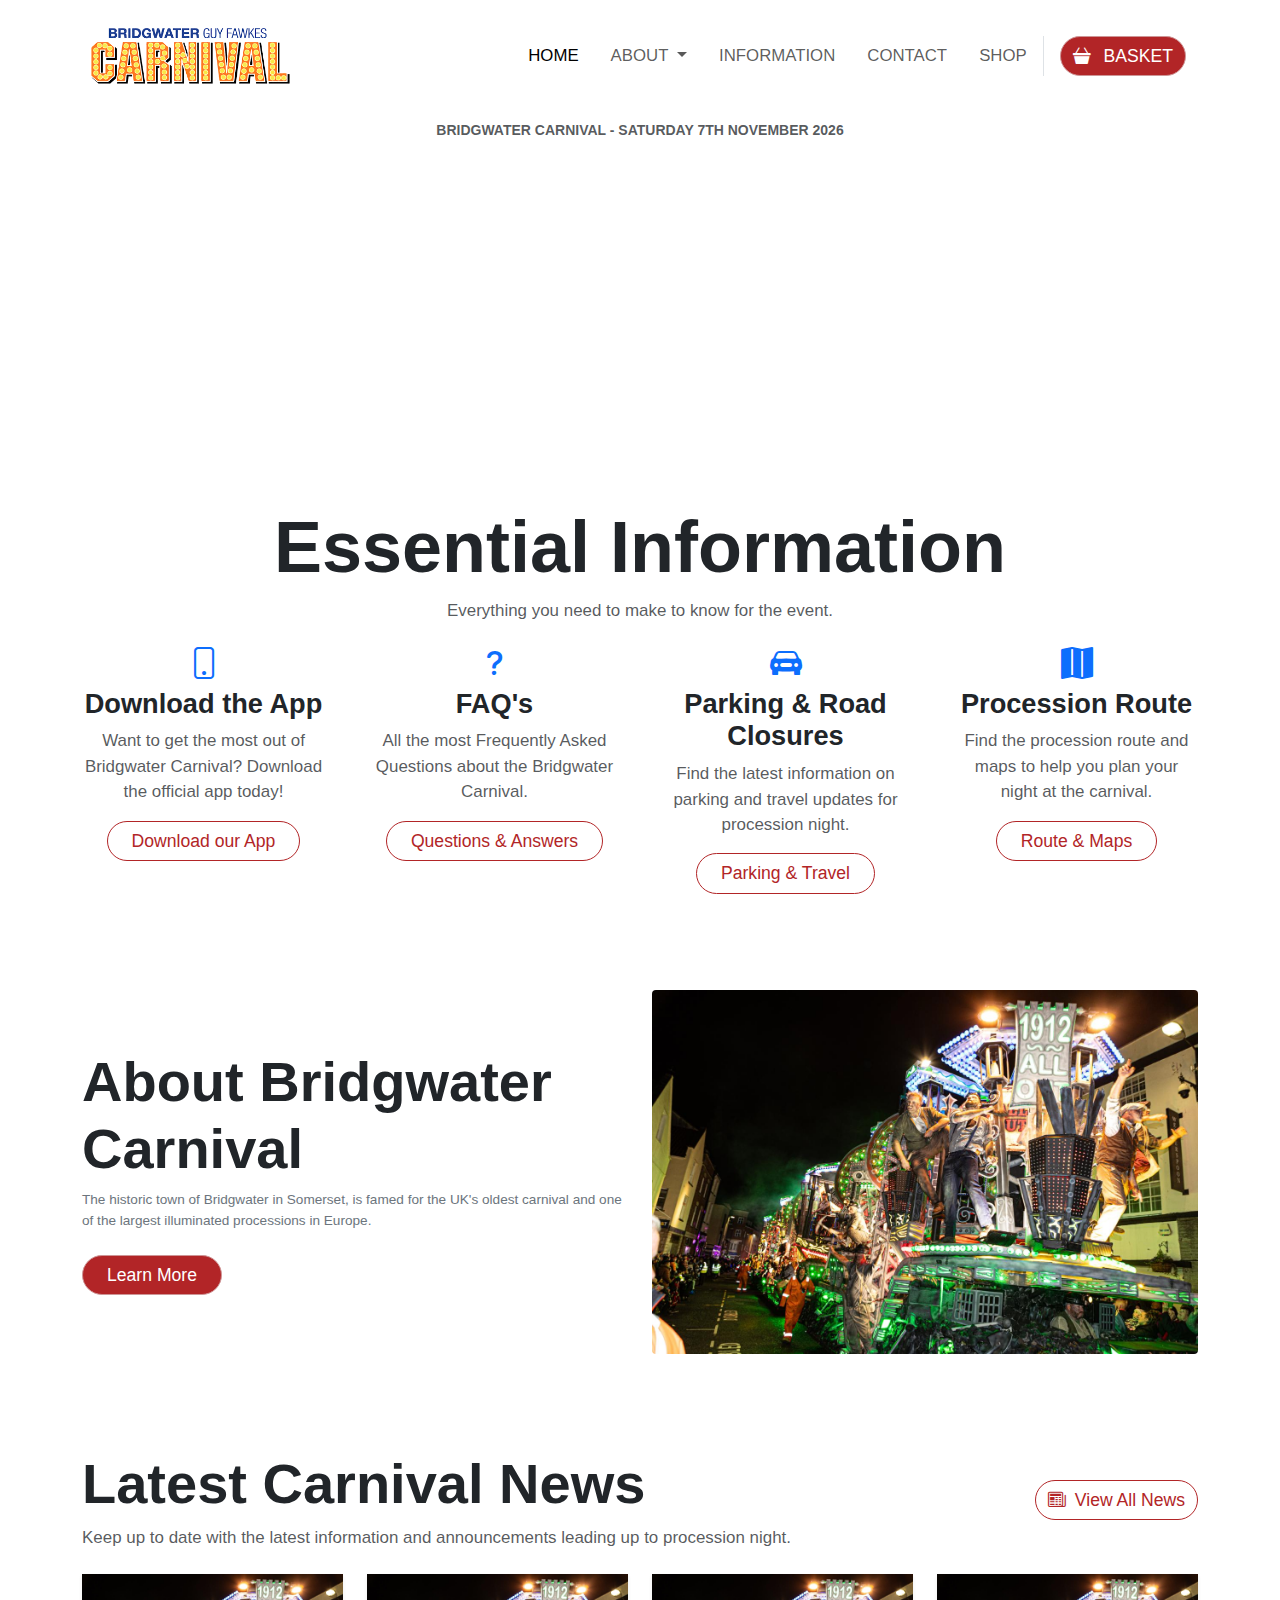
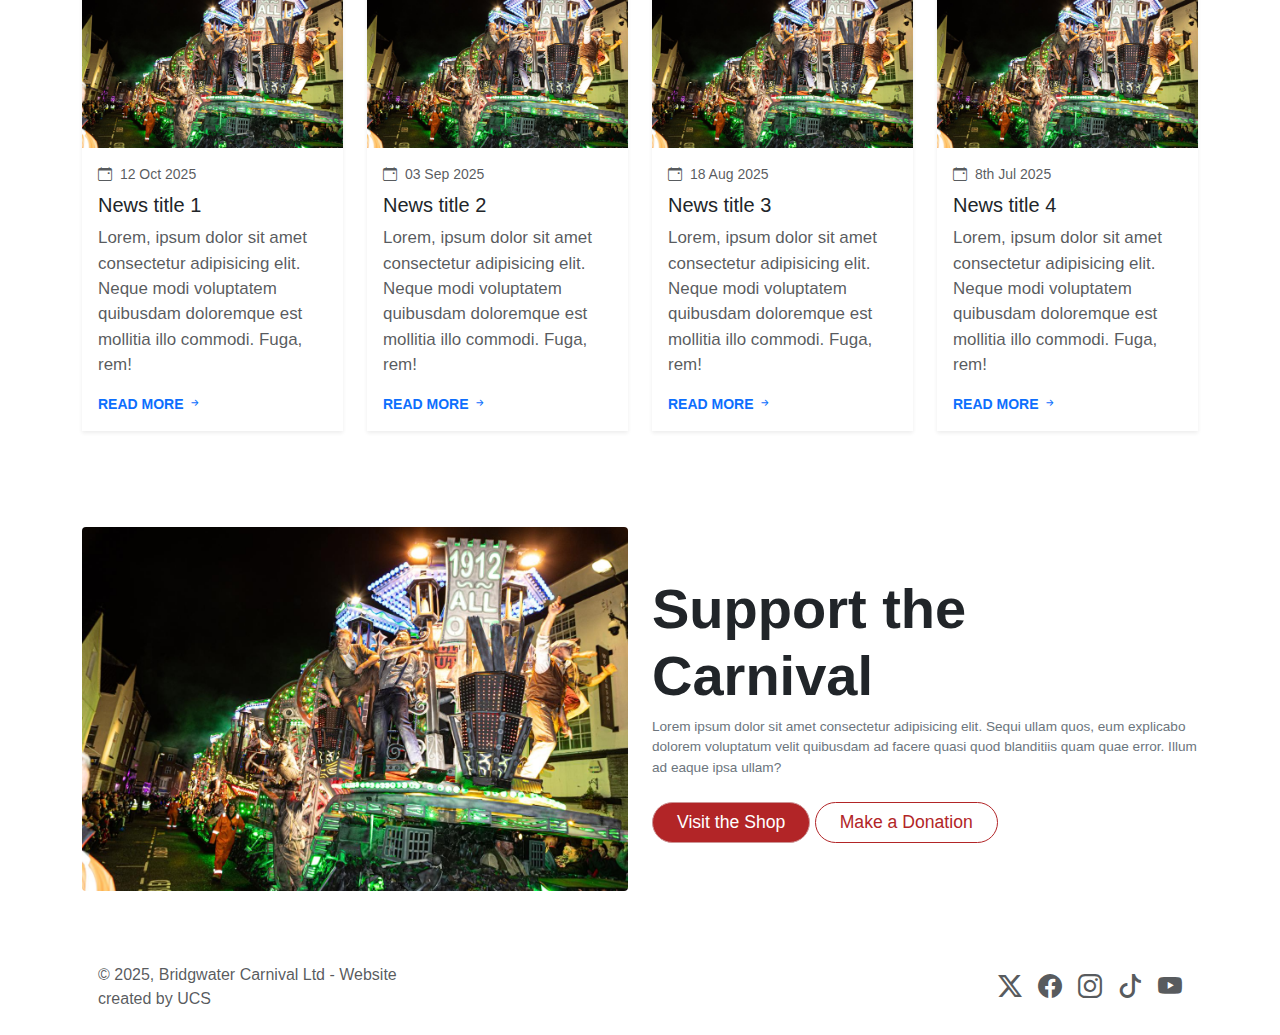
<file: index.html>
<!doctype html>
<html lang="en">

<head>
    <title>Home | Bridgwater Guy Fawkes Carnival</title>
    <!-- Required Bootstrap meta tags -->
    <meta charset="utf-8">
    <meta name="viewport" content="width=device-width, initial-scale=1, shrink-to-fit=no">

    <!-- Bootstrap CSS + Icons -->
    <link href="https://cdn.jsdelivr.net/npm/bootstrap@5.3.3/dist/css/bootstrap.min.css" rel="stylesheet"
        integrity="sha384-QWTKZyjpPEjISv5WaRU9OFeRpok6YctnYmDr5pNlyT2bRjXh0JMhjY6hW+ALEwIH" crossorigin="anonymous">
    <link rel="stylesheet" href="https://cdn.jsdelivr.net/npm/bootstrap-icons@1.11.3/font/bootstrap-icons.min.css">
    <!-- Custom CSS -->
    <link id="theme" href="assets/css/style.css" rel="stylesheet">
</head>

<body data-bs-theme="light">
    <div class="container">
        <!-- Navbar -->
        <nav class="navbar navbar-expand-lg navbar-light py-3">
            <div class="container-fluid px-1">
                <!-- Logo -->
                <a class="navbar-brand" href="index.html">
                    <img src="assets/images/PlaceholderNavLogo.png" alt="Bridgwater Guy Fawkes Carnival" height="70"
                        id="navBarLogo">
                </a>

                <!-- Mobile toggle -->
                <button class="navbar-toggler border-0 rounded-0" type="button" data-bs-toggle="collapse"
                    data-bs-target="#navbarNavAltMarkup" aria-controls="navbarNavAltMarkup" aria-expanded="false"
                    aria-label="Toggle navigation">
                    <span class="navbar-toggler-icon"></span>
                </button>

                <!-- Links -->
                <div class="collapse navbar-collapse justify-content-end" id="navbarNavAltMarkup">
                    <ul class="navbar-nav text-uppercase fw-semibold align-items-lg-center">
                        <li class="nav-item">
                            <a class="nav-link active position-relative mx-2" href="index.html">
                                Home <span class="nav-underline"></span>
                            </a>
                        </li>

                        <li class="nav-item dropdown">
                            <a class="nav-link dropdown-toggle position-relative mx-2" href="about.html" role="button"
                                data-bs-toggle="dropdown" aria-expanded="false">
                                About <span class="nav-underline"></span>
                            </a>
                            <ul class="dropdown-menu rounded-0 border-0">
                                <li><a class="dropdown-item" href="#">Event</a></li>
                                <li><a class="dropdown-item" href="#">Committee</a></li>
                                <li><a class="dropdown-item" href="#">History</a></li>
                            </ul>
                        </li>

                        <li class="nav-item">
                            <a class="nav-link position-relative mx-2" href="information.html">
                                Information <span class="nav-underline"></span>
                            </a>
                        </li>
                        <li class="nav-item">
                            <a class="nav-link position-relative mx-2" href="contact.html">
                                Contact <span class="nav-underline"></span>
                            </a>
                        </li>
                        <li class="nav-item">
                            <a class="nav-link position-relative mx-2" href="shop.html">
                                Shop <span class="nav-underline"></span>
                            </a>
                        </li>
                        <!-- Basket button -->
                        <li class="nav-item border-start ps-2">
                            <a class="btn btn-primary rounded-pill position-relative mx-2" href="basket.html">
                                <i class="bi bi-basket3-fill me-2"></i>
                                Basket
                            </a>
                        </li>
                    </ul>
                </div>
            </div>
        </nav>
    </div>

    <!-- Bar under navbar -->
    <div class="section-background-offwhite text-muted py-2">
        <div class="container">
            <div class="d-flex justify-content-center align-items-center text-center">
                <small class="fw-semibold text-uppercase">
                    Bridgwater Carnival - Saturday 7th November 2026
                </small>
            </div>
        </div>
    </div>


    <!-- Page header section -->
    <header class="section-background-blue text-white ">
        <div class="container py-5">
            <div class="row justify-content-center text-center">
                <div>
                    <h1 class="display-3 fw-semibold text-uppercase mb-3">
                        Bridgwater Guy Fawkes Carnival
                    </h1>
                    <p>
                        The UK's Oldest Carnival and one of the Largest Illuminated Processions in Europe.
                </div>
            </div>
        </div>
    </header>

    <!-- Main content starts here -->

    <!-- Essential info section -->
    <div class="py-5">
        <div class="container text-center">

            <h2 class="display-2 mb-2 fw-semibold text-colour-blue">Essential Information</h2>
            <p class="text-muted mb-3">
                Everything you need to make to know for the event.
            </p>

            <div class="row g-5">

                <!-- Box 1 -->
                <div class="col-12 col-md-6 col-lg-3">
                    <i class="bi bi-phone fs-2 text-primary mb-3"></i>
                    <h4 class="fw-semibold mb-2">Download the App</h4>
                    <p class="text-muted">
                        Want to get the most out of Bridgwater Carnival? Download the official app today!
                    </p>
                    <a href="#" class="btn btn-outline-primary rounded-pill px-4">
                        Download our App
                    </a>
                </div>

                <!-- Box 2 -->
                <div class="col-12 col-md-6 col-lg-3">
                    <i class="bi bi-question-lg fs-2 text-primary mb-3"></i>
                    <h4 class="fw-semibold mb-2">FAQ's</h4>
                    <p class="text-muted">
                        All the most Frequently Asked Questions about the Bridgwater Carnival.
                    </p>
                    <a href="#" class="btn btn-outline-primary rounded-pill px-4">
                        Questions & Answers
                    </a>
                </div>

                <!-- Box 3 -->
                <div class="col-12 col-md-6 col-lg-3">
                    <i class="bi bi-car-front-fill fs-2 text-primary mb-3"></i>
                    <h4 class="fw-semibold mb-2">Parking & Road Closures</h4>
                    <p class="text-muted">
                        Find the latest information on parking and travel updates for procession night.
                    </p>
                    <a href="#" class="btn btn-outline-primary rounded-pill px-4">
                        Parking & Travel
                    </a>
                </div>

                <!-- Box 4 -->
                <div class="col-12 col-md-6 col-lg-3">
                    <i class="bi bi-map-fill fs-2 text-primary mb-3"></i>
                    <h4 class="fw-semibold mb-2">Procession Route</h4>
                    <p class="text-muted">
                        Find the procession route and maps to help you plan your night at the carnival.
                    </p>
                    <a href="#" class="btn btn-outline-primary rounded-pill px-4">
                        Route & Maps
                    </a>
                </div>

            </div>
        </div>
    </div>

    <!-- About carnival section -->
    <div class="py-5 section-background-offwhite">
        <div class="container">
            <div class="row g-4 align-items-center">
                <!-- Text -->
                <div class="col-lg-6">
                    <h2 class="display-4 mb-2 fw-semibold text-colour-blue">About Bridgwater Carnival</h2>
                    <p class="mb-4 text-secondary">
                        The historic town of Bridgwater in Somerset, is famed for the UK's oldest carnival and one of
                        the largest illuminated processions in Europe.</p>
                    <a href="about.html" class="btn btn-primary rounded-pill px-4">
                        Learn More
                    </a>
                </div>

                <!-- Image -->
                <div class="col-lg-6">
                    <img src="assets/images/Ramblers2025.jpg" alt="Image of Bridgwater Carnival"
                        class="img-fluid w-100 rounded-1" style="max-height: 380px; object-fit: cover;">
                </div>
            </div>
        </div>
    </div>

    <!-- News / updates section -->
    <div class="container">
        <div class="py-5" id="news">

            <!-- Heading -->
            <div class="row align-items-center mb-4">
                <div class="col-md-8 text-md-start text-center">
                    <h2 class="display-4 mb-2 fw-semibold text-colour-blue">Latest Carnival News</h2>
                    <p class="text-muted mb-0">
                        Keep up to date with the latest information and announcements leading up to procession
                        night.
                    </p>
                </div>
                <div class="col-md-4 text-md-end text-center mt-3 mt-md-0">
                    <a href="news.html" class="btn btn-outline-primary rounded-pill">
                        <i class="bi bi-newspaper me-1"></i>
                        View All News
                    </a>
                </div>
            </div>


            <!-- News cards -->
            <div class="row g-4">

                <!-- Card 1 -->
                <div class="col-12 col-md-6 col-lg-3">
                    <div class="card h-100 border-0 shadow-sm rounded-0">

                        <img src="assets/images/Ramblers2025.jpg" class="card-img-top rounded-0" alt="Procession route">

                        <div class="card-body d-flex flex-column">
                            <div class="d-flex justify-content-between align-items-center mb-2">
                                <span class="small text-muted">
                                    <i class="bi bi-calendar-event me-1"></i> 12 Oct 2025
                                </span>
                            </div>

                            <h3 class="h5 card-title mb-2">
                                <a href="news-article.html" class="stretched-link text-decoration-none text-body">
                                    News title 1
                                </a>
                            </h3>

                            <p class="text-muted mb-3">
                                Lorem, ipsum dolor sit amet consectetur adipisicing elit. Neque modi voluptatem
                                quibusdam doloremque est mollitia illo commodi. Fuga, rem!
                            </p>

                            <div
                                class="mt-auto small text-uppercase fw-semibold text-primary d-flex align-items-center">
                                Read more
                                <i class="bi bi-arrow-right-short ms-1"></i>
                            </div>

                        </div>
                    </div>
                </div>

                <!-- Card 2 -->
                <div class="col-12 col-md-6 col-lg-3">
                    <div class="card h-100 border-0 shadow-sm rounded-0">

                        <img src="assets/images/Ramblers2025.jpg" class="card-img-top rounded-0" alt="Travel updates">

                        <div class="card-body d-flex flex-column">

                            <div class="d-flex justify-content-between align-items-center mb-2">
                                <span class="small text-muted">
                                    <i class="bi bi-calendar-event me-1"></i> 03 Sep 2025
                                </span>
                            </div>

                            <h3 class="h5 card-title mb-2">
                                <a href="news-article.html" class="stretched-link text-decoration-none text-body">
                                    News title 2
                                </a>
                            </h3>

                            <p class="text-muted mb-3">
                                Lorem, ipsum dolor sit amet consectetur adipisicing elit. Neque modi voluptatem
                                quibusdam doloremque est mollitia illo commodi. Fuga, rem!
                            </p>

                            <div
                                class="mt-auto small text-uppercase fw-semibold text-primary d-flex align-items-center">
                                Read more
                                <i class="bi bi-arrow-right-short ms-1"></i>
                            </div>

                        </div>
                    </div>
                </div>

                <!-- Card 3 -->
                <div class="col-12 col-md-6 col-lg-3">
                    <div class="card h-100 border-0 shadow-sm rounded-0">

                        <img src="assets/images/Ramblers2025.jpg" class="card-img-top rounded-0" alt="Carnival club">

                        <div class="card-body d-flex flex-column">

                            <div class="d-flex justify-content-between align-items-center mb-2">
                                <span class="small text-muted">
                                    <i class="bi bi-calendar-event me-1"></i> 18 Aug 2025
                                </span>
                            </div>

                            <h3 class="h5 card-title mb-2">
                                <a href="news-article.html" class="stretched-link text-decoration-none text-body">
                                    News title 3
                                </a>
                            </h3>

                            <p class="text-muted mb-3">
                                Lorem, ipsum dolor sit amet consectetur adipisicing elit. Neque modi voluptatem
                                quibusdam doloremque est mollitia illo commodi. Fuga, rem!
                            </p>

                            <div
                                class="mt-auto small text-uppercase fw-semibold text-primary d-flex align-items-center">
                                Read more
                                <i class="bi bi-arrow-right-short ms-1"></i>
                            </div>
                        </div>
                    </div>
                </div>

                <!-- Card 4 -->
                <div class="col-12 col-md-6 col-lg-3">
                    <div class="card h-100 border-0 shadow-sm rounded-0">

                        <img src="assets/images/Ramblers2025.jpg" class="card-img-top rounded-0" alt="Carnival club">

                        <div class="card-body d-flex flex-column">

                            <div class="d-flex justify-content-between align-items-center mb-2">
                                <span class="small text-muted">
                                    <i class="bi bi-calendar-event me-1"></i> 8th Jul 2025
                                </span>
                            </div>

                            <h3 class="h5 card-title mb-2">
                                <a href="news-article.html" class="stretched-link text-decoration-none text-body">
                                    News title 4
                                </a>
                            </h3>

                            <p class="text-muted mb-3">
                                Lorem, ipsum dolor sit amet consectetur adipisicing elit. Neque modi voluptatem
                                quibusdam doloremque est mollitia illo commodi. Fuga, rem!
                            </p>

                            <div
                                class="mt-auto small text-uppercase fw-semibold text-primary d-flex align-items-center">
                                Read more
                                <i class="bi bi-arrow-right-short ms-1"></i>
                            </div>
                        </div>
                    </div>
                </div>
            </div>
        </div>
    </div>

    <!-- Online store section -->
    <div class="py-5 section-background-offwhite">
        <div class="container">
            <div class="row g-4 align-items-center">
                <!-- Image -->
                <div class="col-lg-6">
                    <img src="assets/images/Ramblers2025.jpg" alt="Image of Bridgwater Carnival"
                        class="img-fluid w-100 rounded-1" style="max-height: 380px; object-fit: cover;">
                </div>

                <!-- Text -->
                <div class="col-lg-6">
                    <h2 class="display-4 mb-2 fw-semibold text-colour-blue">Support the Carnival</h2>
                    <p class="mb-4 text-secondary">
                        Lorem ipsum dolor sit amet consectetur adipisicing elit. Sequi ullam quos, eum explicabo dolorem
                        voluptatum velit quibusdam ad facere quasi quod blanditiis quam quae error. Illum ad eaque ipsa
                        ullam?
                    </p>
                    <a href="about.html" class="btn btn-primary rounded-pill px-4">
                        Visit the Shop
                    </a>
                    <a href="about.html" class="btn btn-outline-primary rounded-pill px-4">
                        Make a Donation
                    </a>
                </div>
            </div>
        </div>
    </div>

    <!-- Footer -->
    <div class="container">
        <footer class="d-flex flex-wrap justify-content-between align-items-center py-4">
            <div class="col-md-4 d-flex align-items-center px-3">
                <span class="mb-3 mb-md-0 text-body-secondary">© 2025, Bridgwater Carnival Ltd - Website created by
                    UCS</span>
            </div>
            <ul class="nav col-md-4 justify-content-end list-unstyled d-flex px-3">
                <li class="ms-3"><a class="text-body-secondary" href="https://x.com/BCarnival"><i
                            class="bi bi-twitter-x fs-4"></i></a></li>
                <li class="ms-3"><a class="text-body-secondary"
                        href="https://www.facebook.com/BridgwaterGuyFawkesCarnival/"><i
                            class="bi bi-facebook fs-4"></i></a>
                </li>
                <li class="ms-3"><a class="text-body-secondary" href="https://www.instagram.com/bridgwatercarnival/"><i
                            class="bi bi-instagram fs-4"></i></a></li>
                <li class="ms-3"><a class="text-body-secondary" href="https://www.tiktok.com/@bridgwater_carnival"><i
                            class="bi bi-tiktok fs-4"></i></a>
                </li>
                <li class="ms-3"><a class="text-body-secondary" href="https://www.youtube.com/user/BGFCarnival/"><i
                            class="bi bi-youtube fs-4"></i></a>
                </li>
            </ul>
        </footer>
    </div>


    <!-- Bootstrap JavaScript -->
    <script src="https://cdn.jsdelivr.net/npm/bootstrap@5.3.3/dist/js/bootstrap.bundle.min.js"
        integrity="sha384-YvpcrYf0tY3lHB60NNkmXc5s9fDVZLESaAA55NDzOxhy9GkcIdslK1eN7N6jIeHz"
        crossorigin="anonymous"></script>
    <!-- Custom JavaScript -->
    <script src="assets/js/main.js"></script>
</body>

</html>
</file>
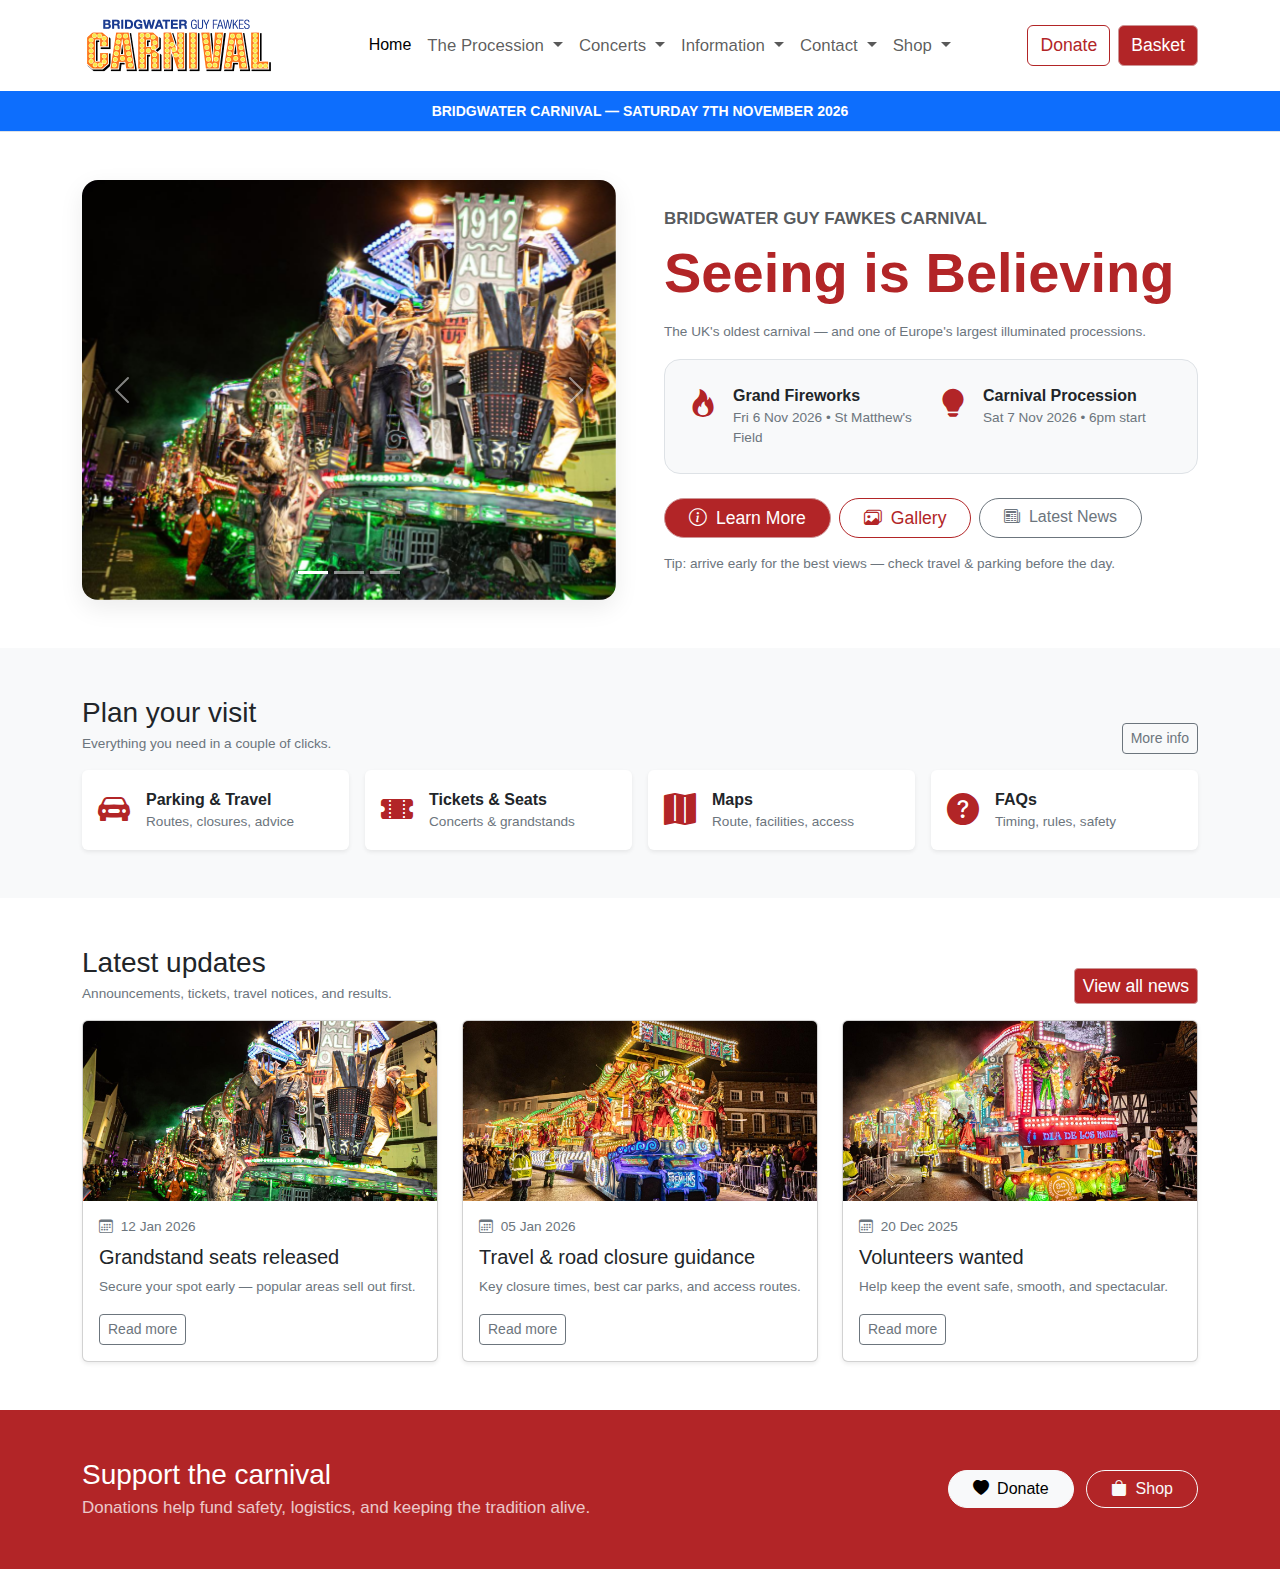
<file: alt-index.html>
<!doctype html>
<html lang="en">

<head>
  <title>Home | Bridgwater Guy Fawkes Carnival</title>
  <meta charset="utf-8">
  <meta name="viewport" content="width=device-width, initial-scale=1, shrink-to-fit=no">

  <!-- Bootstrap CSS + Icons -->
  <link href="https://cdn.jsdelivr.net/npm/bootstrap@5.3.3/dist/css/bootstrap.min.css" rel="stylesheet"
    integrity="sha384-QWTKZyjpPEjISv5WaRU9OFeRpok6YctnYmDr5pNlyT2bRjXh0JMhjY6hW+ALEwIH" crossorigin="anonymous">
  <link rel="stylesheet" href="https://cdn.jsdelivr.net/npm/bootstrap-icons@1.11.3/font/bootstrap-icons.min.css">

  <!-- Minimal Custom CSS (optional) -->
  <style>
    .section-background-blue { background: #0d6efd; } /* or remove if you already have this in style.css */
    .hero-shadow { box-shadow: 0 .5rem 1.5rem rgba(0,0,0,.08); }
    .object-fit-cover { object-fit: cover; }
  </style>

  <!-- Your existing CSS (keep if needed) -->
  <link id="theme" href="assets/css/style.css" rel="stylesheet">
</head>

<body>
  <!-- Navbar -->
  <header class="border-bottom bg-white sticky-top">
    <div class="container">
      <nav class="navbar navbar-expand-lg">
        <div class="container-fluid px-0">
          <a class="navbar-brand" href="index.html">
            <img src="assets/images/PlaceholderNavLogo.png" alt="Bridgwater Guy Fawkes Carnival" height="65"
              id="navBarLogo">
          </a>

          <button class="navbar-toggler border-0" type="button" data-bs-toggle="collapse"
            data-bs-target="#navbarNavAltMarkup" aria-controls="navbarNavAltMarkup" aria-expanded="false"
            aria-label="Toggle navigation">
            <span class="navbar-toggler-icon"></span>
          </button>

          <div class="collapse navbar-collapse" id="navbarNavAltMarkup">
            <div class="navbar-nav mx-auto text-center text-lg-start">

              <a class="nav-link active" aria-current="page" href="index.html">Home</a>

              <div class="nav-item dropdown">
                <a class="nav-link dropdown-toggle" href="carnival-procession.html" role="button"
                  data-bs-toggle="dropdown" aria-expanded="false">
                  The Procession
                </a>
                <ul class="dropdown-menu">
                  <li><a class="dropdown-item" href="#">Procession Information</a></li>
                  <li><a class="dropdown-item" href="#">Procession Programmes</a></li>
                  <li><a class="dropdown-item" href="#">Procession Results</a></li>
                  <li><a class="dropdown-item" href="#">Judging</a></li>
                  <li><a class="dropdown-item" href="#">S.C.G.F.C.A Entry Forms</a></li>
                  <li><a class="dropdown-item" href="#">Carnival History</a></li>
                </ul>
              </div>

              <div class="nav-item dropdown">
                <a class="nav-link dropdown-toggle" href="carnival-concerts.html" role="button"
                  data-bs-toggle="dropdown" aria-expanded="false">
                  Concerts
                </a>
                <ul class="dropdown-menu">
                  <li><a class="dropdown-item" href="#">Concert Information</a></li>
                  <li><a class="dropdown-item" href="#">Concert Programmes</a></li>
                  <li><a class="dropdown-item" href="#">Concert Results</a></li>
                  <li><a class="dropdown-item" href="#">Auditions</a></li>
                </ul>
              </div>

              <div class="nav-item dropdown">
                <a class="nav-link dropdown-toggle" href="about.html" role="button" data-bs-toggle="dropdown"
                  aria-expanded="false">
                  Information
                </a>
                <ul class="dropdown-menu">
                  <li><a class="dropdown-item" href="#">FAQ's</a></li>
                  <li><a class="dropdown-item" href="#">Parking & Travel</a></li>
                  <li><a class="dropdown-item" href="news.html">News</a></li>
                  <li><a class="dropdown-item" href="#">Maps</a></li>
                  <li><a class="dropdown-item" href="#">Dates</a></li>
                  <li><a class="dropdown-item" href="#">Corporate Hospitality</a></li>
                  <li><a class="dropdown-item" href="#">Accommodation</a></li>
                </ul>
              </div>

              <div class="nav-item dropdown">
                <a class="nav-link dropdown-toggle" href="contact.html" role="button" data-bs-toggle="dropdown"
                  aria-expanded="false">
                  Contact
                </a>
                <ul class="dropdown-menu">
                  <li><a class="dropdown-item" href="#">Contact Us</a></li>
                  <li><a class="dropdown-item" href="#">Committee Officers</a></li>
                  <li><a class="dropdown-item" href="#">Carnival Centre</a></li>
                  <li><a class="dropdown-item" href="#">Friends of the Carnival</a></li>
                  <li><a class="dropdown-item" href="#">County Carnivals</a></li>
                </ul>
              </div>

              <div class="nav-item dropdown">
                <a class="nav-link dropdown-toggle" href="shop.html" role="button" data-bs-toggle="dropdown"
                  aria-expanded="false">
                  Shop
                </a>
                <ul class="dropdown-menu">
                  <li><a class="dropdown-item" href="#">Concert Tickets</a></li>
                  <li><a class="dropdown-item" href="#">Procession Grandstand Seats</a></li>
                  <li><a class="dropdown-item" href="#">DVDs</a></li>
                  <li><a class="dropdown-item" href="#">Processions Videos</a></li>
                  <li><a class="dropdown-item" href="#">Merchandise</a></li>
                  <li><a class="dropdown-item" href="#">Parking</a></li>
                </ul>
              </div>

            </div>

            <div class="d-flex gap-2 justify-content-center mt-3 mt-lg-0">
              <a href="https://www.paypal.com/donate?token=2zbA9jvcttamK6ufMYhxJ6Y6SWCj2P8kLkrHx1Iz0GcXwh4I0Lf0fX6O4iVCmKVgTfSh7ArI7IIRX5-b"
                class="btn btn-outline-primary">Donate</a>
              <a href="basket.html" class="btn btn-primary">Basket</a>
            </div>
          </div>
        </div>
      </nav>
    </div>

    <!-- Announcement bar -->
    <div class="section-background-blue text-white">
      <div class="container py-2 text-center">
        <small class="fw-semibold text-uppercase">
          Bridgwater Carnival — Saturday 7th November 2026
        </small>
      </div>
    </div>
  </header>

  <main>
    <!-- HERO / INTRO -->
    <section class="py-4 py-lg-5">
      <div class="container">
        <div class="row align-items-center g-4 g-lg-5">

          <!-- Carousel -->
          <div class="col-lg-6">
            <div id="homeCarousel" class="carousel slide carousel-fade hero-shadow rounded-4 overflow-hidden"
              data-bs-ride="carousel">
              <div class="carousel-indicators">
                <button type="button" data-bs-target="#homeCarousel" data-bs-slide-to="0" class="active"
                  aria-current="true" aria-label="Slide 1"></button>
                <button type="button" data-bs-target="#homeCarousel" data-bs-slide-to="1"
                  aria-label="Slide 2"></button>
                <button type="button" data-bs-target="#homeCarousel" data-bs-slide-to="2"
                  aria-label="Slide 3"></button>
              </div>

              <div class="carousel-inner">
                <div class="carousel-item active">
                  <img src="assets/images/Ramblers2025.jpg" class="d-block w-100 object-fit-cover" height="420"
                    alt="1912: All Out - Ramblers Carnival Club">
                </div>
                <div class="carousel-item">
                  <img src="assets/images/Gremlins2025.jpg" class="d-block w-100 object-fit-cover" height="420"
                    alt="Morning of the Dragon - Gremlins Carnival Club">
                </div>
                <div class="carousel-item">
                  <img src="assets/images/LimeKiln2025.jpg" class="d-block w-100 object-fit-cover" height="420"
                    alt="Dia De los Muertos - Lime Kiln Carnival Club">
                </div>
              </div>

              <button class="carousel-control-prev" type="button" data-bs-target="#homeCarousel" data-bs-slide="prev">
                <span class="carousel-control-prev-icon" aria-hidden="true"></span>
                <span class="visually-hidden">Previous</span>
              </button>
              <button class="carousel-control-next" type="button" data-bs-target="#homeCarousel" data-bs-slide="next">
                <span class="carousel-control-next-icon" aria-hidden="true"></span>
                <span class="visually-hidden">Next</span>
              </button>
            </div>
          </div>

          <!-- Hero text -->
          <div class="col-lg-6">
            <p class="text-uppercase fw-semibold text-muted mb-2">Bridgwater Guy Fawkes Carnival</p>
            <h1 class="display-4 fw-semibold text-primary mb-3">Seeing is Believing</h1>

            <p class="lead text-secondary mb-3">
              The UK's oldest carnival — and one of Europe's largest illuminated processions.
            </p>

            <div class="p-3 p-lg-4 bg-light rounded-4 border mb-4">
              <div class="row g-3">
                <div class="col-md-6">
                  <div class="d-flex gap-3">
                    <i class="bi bi-fire text-primary fs-3"></i>
                    <div>
                      <div class="fw-semibold">Grand Fireworks</div>
                      <div class="text-secondary small">Fri 6 Nov 2026 • St Matthew's Field</div>
                    </div>
                  </div>
                </div>
                <div class="col-md-6">
                  <div class="d-flex gap-3">
                    <i class="bi bi-lightbulb-fill text-primary fs-3"></i>
                    <div>
                      <div class="fw-semibold">Carnival Procession</div>
                      <div class="text-secondary small">Sat 7 Nov 2026 • 6pm start</div>
                    </div>
                  </div>
                </div>
              </div>
            </div>

            <div class="d-flex flex-wrap gap-2">
              <a href="procession-information.html" class="btn btn-primary rounded-pill px-4">
                <i class="bi bi-info-circle me-1"></i> Learn More
              </a>
              <a href="galleries.html" class="btn btn-outline-primary rounded-pill px-4">
                <i class="bi bi-images me-1"></i> Gallery
              </a>
              <a href="news.html" class="btn btn-outline-secondary rounded-pill px-4">
                <i class="bi bi-newspaper me-1"></i> Latest News
              </a>
            </div>

            <p class="text-secondary small mt-3 mb-0">
              Tip: arrive early for the best views — check travel & parking before the day.
            </p>
          </div>
        </div>
      </div>
    </section>

    <!-- QUICK LINKS / HIGHLIGHTS -->
    <section class="py-5 bg-light">
      <div class="container">
        <div class="d-flex align-items-end justify-content-between gap-3 mb-3">
          <div>
            <h2 class="h3 mb-1">Plan your visit</h2>
            <p class="text-secondary mb-0">Everything you need in a couple of clicks.</p>
          </div>
          <a class="btn btn-sm btn-outline-secondary" href="about.html">More info</a>
        </div>

        <div class="row g-3">
          <div class="col-md-6 col-lg-3">
            <a class="text-decoration-none" href="#">
              <div class="card h-100 border-0 shadow-sm">
                <div class="card-body">
                  <div class="d-flex align-items-center gap-3">
                    <i class="bi bi-car-front-fill fs-2 text-primary"></i>
                    <div>
                      <div class="fw-semibold text-dark">Parking & Travel</div>
                      <div class="text-secondary small">Routes, closures, advice</div>
                    </div>
                  </div>
                </div>
              </div>
            </a>
          </div>

          <div class="col-md-6 col-lg-3">
            <a class="text-decoration-none" href="#">
              <div class="card h-100 border-0 shadow-sm">
                <div class="card-body">
                  <div class="d-flex align-items-center gap-3">
                    <i class="bi bi-ticket-perforated-fill fs-2 text-primary"></i>
                    <div>
                      <div class="fw-semibold text-dark">Tickets & Seats</div>
                      <div class="text-secondary small">Concerts & grandstands</div>
                    </div>
                  </div>
                </div>
              </div>
            </a>
          </div>

          <div class="col-md-6 col-lg-3">
            <a class="text-decoration-none" href="#">
              <div class="card h-100 border-0 shadow-sm">
                <div class="card-body">
                  <div class="d-flex align-items-center gap-3">
                    <i class="bi bi-map-fill fs-2 text-primary"></i>
                    <div>
                      <div class="fw-semibold text-dark">Maps</div>
                      <div class="text-secondary small">Route, facilities, access</div>
                    </div>
                  </div>
                </div>
              </div>
            </a>
          </div>

          <div class="col-md-6 col-lg-3">
            <a class="text-decoration-none" href="#">
              <div class="card h-100 border-0 shadow-sm">
                <div class="card-body">
                  <div class="d-flex align-items-center gap-3">
                    <i class="bi bi-question-circle-fill fs-2 text-primary"></i>
                    <div>
                      <div class="fw-semibold text-dark">FAQs</div>
                      <div class="text-secondary small">Timing, rules, safety</div>
                    </div>
                  </div>
                </div>
              </div>
            </a>
          </div>
        </div>
      </div>
    </section>

    <!-- NEWS PREVIEW -->
    <section class="py-5">
      <div class="container">
        <div class="d-flex align-items-end justify-content-between gap-3 mb-3">
          <div>
            <h2 class="h3 mb-1">Latest updates</h2>
            <p class="text-secondary mb-0">Announcements, tickets, travel notices, and results.</p>
          </div>
          <a class="btn btn-sm btn-primary" href="news.html">View all news</a>
        </div>

        <div class="row g-4">
          <!-- Replace with dynamic data later -->
          <div class="col-md-6 col-lg-4">
            <article class="card h-100 shadow-sm">
              <img src="assets/images/Ramblers2025.jpg" class="card-img-top object-fit-cover" height="180" alt="">
              <div class="card-body">
                <p class="text-secondary small mb-2"><i class="bi bi-calendar3 me-1"></i> 12 Jan 2026</p>
                <h3 class="h5">Grandstand seats released</h3>
                <p class="text-secondary mb-3">Secure your spot early — popular areas sell out first.</p>
                <a href="#" class="btn btn-outline-secondary btn-sm">Read more</a>
              </div>
            </article>
          </div>

          <div class="col-md-6 col-lg-4">
            <article class="card h-100 shadow-sm">
              <img src="assets/images/Gremlins2025.jpg" class="card-img-top object-fit-cover" height="180" alt="">
              <div class="card-body">
                <p class="text-secondary small mb-2"><i class="bi bi-calendar3 me-1"></i> 05 Jan 2026</p>
                <h3 class="h5">Travel & road closure guidance</h3>
                <p class="text-secondary mb-3">Key closure times, best car parks, and access routes.</p>
                <a href="#" class="btn btn-outline-secondary btn-sm">Read more</a>
              </div>
            </article>
          </div>

          <div class="col-md-6 col-lg-4">
            <article class="card h-100 shadow-sm">
              <img src="assets/images/LimeKiln2025.jpg" class="card-img-top object-fit-cover" height="180" alt="">
              <div class="card-body">
                <p class="text-secondary small mb-2"><i class="bi bi-calendar3 me-1"></i> 20 Dec 2025</p>
                <h3 class="h5">Volunteers wanted</h3>
                <p class="text-secondary mb-3">Help keep the event safe, smooth, and spectacular.</p>
                <a href="#" class="btn btn-outline-secondary btn-sm">Read more</a>
              </div>
            </article>
          </div>
        </div>
      </div>
    </section>

    <!-- CTA STRIP -->
    <section class="py-5 bg-primary text-white">
      <div class="container">
        <div class="row align-items-center g-3">
          <div class="col-lg-8">
            <h2 class="h3 mb-1">Support the carnival</h2>
            <p class="mb-0 opacity-75">
              Donations help fund safety, logistics, and keeping the tradition alive.
            </p>
          </div>
          <div class="col-lg-4 text-lg-end">
            <a class="btn btn-light rounded-pill px-4 me-2"
              href="https://www.paypal.com/donate?token=2zbA9jvcttamK6ufMYhxJ6Y6SWCj2P8kLkrHx1Iz0GcXwh4I0Lf0fX6O4iVCmKVgTfSh7ArI7IIRX5-b">
              <i class="bi bi-heart-fill me-1"></i> Donate
            </a>
            <a class="btn btn-outline-light rounded-pill px-4" href="shop.html">
              <i class="bi bi-bag-fill me-1"></i> Shop
            </a>
          </div>
        </div>
      </div>
    </section>
  </main>
</file>
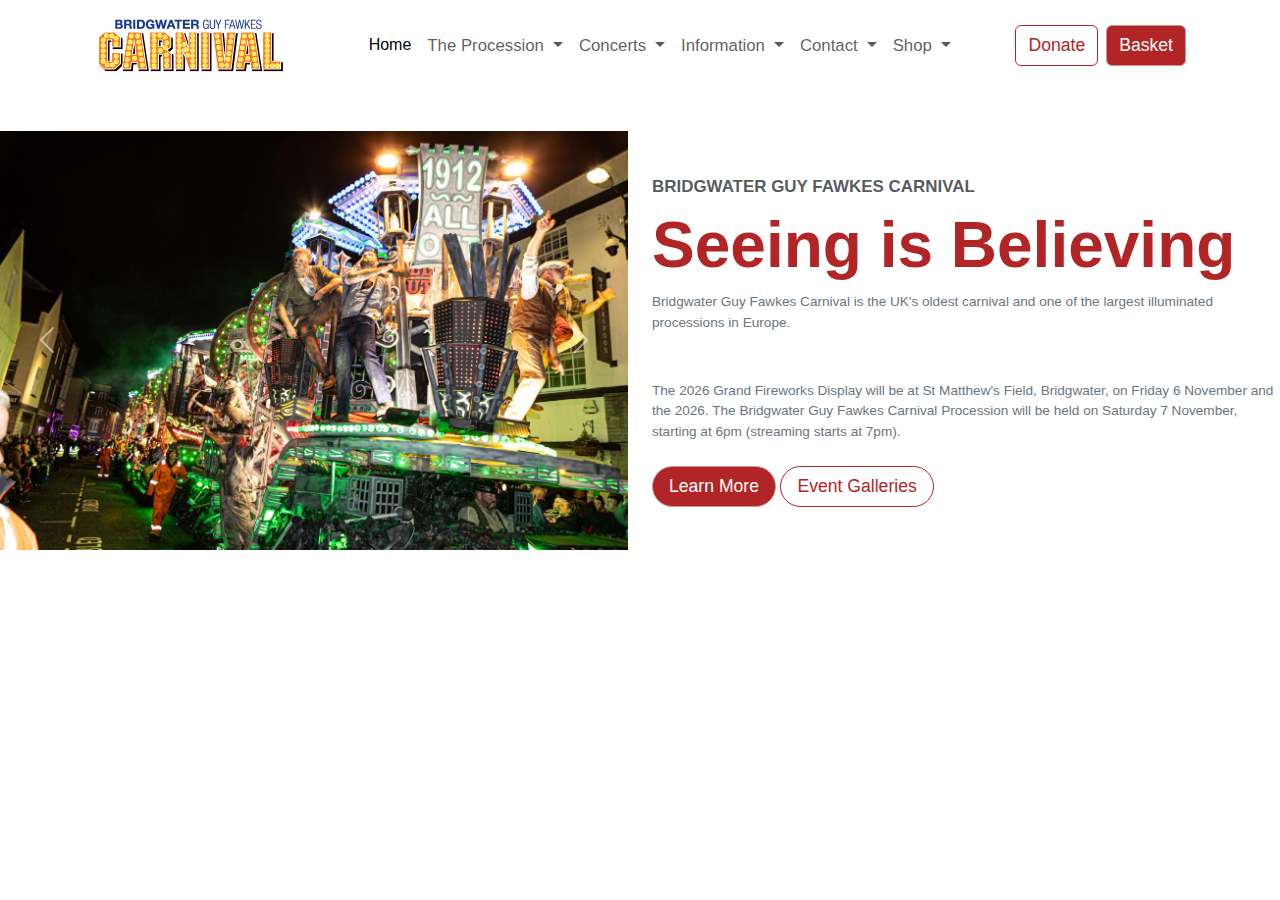
<file: new-index-test.html>
<!doctype html>
<html lang="en">

<head>
    <title>Home | Bridgwater Guy Fawkes Carnival</title>
    <!-- Required Bootstrap meta tags -->
    <meta charset="utf-8">
    <meta name="viewport" content="width=device-width, initial-scale=1, shrink-to-fit=no">

    <!-- Bootstrap CSS + Icons -->
    <link href="https://cdn.jsdelivr.net/npm/bootstrap@5.3.3/dist/css/bootstrap.min.css" rel="stylesheet"
        integrity="sha384-QWTKZyjpPEjISv5WaRU9OFeRpok6YctnYmDr5pNlyT2bRjXh0JMhjY6hW+ALEwIH" crossorigin="anonymous">
    <link rel="stylesheet" href="https://cdn.jsdelivr.net/npm/bootstrap-icons@1.11.3/font/bootstrap-icons.min.css">
    <!-- Custom CSS -->
    <link id="theme" href="assets/css/style.css" rel="stylesheet">
</head>

<body>
    <!-- Navbar -->
    <div class="container">
        <nav class="navbar navbar-expand-lg">
            <div class="container-fluid">
                <!-- Logo -->
                <a class="navbar-brand" href="index.html">
                    <img src="assets/images/PlaceholderNavLogo.png" alt="Bridgwater Guy Fawkes Carnival" height="65"
                        id="navBarLogo">
                </a>
                <!-- Mobile Dropdown Button -->
                <button class="navbar-toggler border-0" type="button" data-bs-toggle="collapse"
                    data-bs-target="#navbarNavAltMarkup" aria-controls="navbarNavAltMarkup" aria-expanded="false"
                    aria-label="Toggle navigation">
                    <span class="navbar-toggler-icon"></span>
                </button>
                <!-- Navbar Page Links -->
                <div class="collapse navbar-collapse" id="navbarNavAltMarkup">

                    <!-- Navbar page links -->
                    <div class="navbar-nav mx-auto">

                        <a class="nav-link active" aria-current="page" href="index.html">Home</a>

                        <div class="nav-item dropdown">
                            <a class="nav-link dropdown-toggle" href="carnival-procession.html" role="button"
                                data-bs-toggle="dropdown" aria-expanded="false">
                                The Procession
                            </a>
                            <ul class="dropdown-menu">
                                <li><a class="dropdown-item" href="#">Procession Information</a></li>
                                <li><a class="dropdown-item" href="#">Procession Programmes</a></li>
                                <li><a class="dropdown-item" href="#">Procession Results</a></li>
                                <li><a class="dropdown-item" href="#">Judging</a></li>
                                <li><a class="dropdown-item" href="#">S.C.G.F.C.A Entry Forms</a></li>
                                <li><a class="dropdown-item" href="#">Carnival History</a></li>
                            </ul>
                        </div>

                        <div class="nav-item dropdown">
                            <a class="nav-link dropdown-toggle" href="carnival-concerts.html" role="button"
                                data-bs-toggle="dropdown" aria-expanded="false">
                                Concerts
                            </a>
                            <ul class="dropdown-menu">
                                <li><a class="dropdown-item" href="#">Concert Information</a></li>
                                <li><a class="dropdown-item" href="#">Concert Programmes</a></li>
                                <li><a class="dropdown-item" href="#">Concert Results</a></li>
                                <li><a class="dropdown-item" href="#">Auditions</a></li>
                            </ul>
                        </div>

                        <div class="nav-item dropdown">
                            <a class="nav-link dropdown-toggle" href="about.html" role="button"
                                data-bs-toggle="dropdown" aria-expanded="false">
                                Information
                            </a>
                            <ul class="dropdown-menu">
                                <li><a class="dropdown-item" href="#">FAQ's</a></li>
                                <li><a class="dropdown-item" href="#">Parking & Travel</a></li>
                                <li><a class="dropdown-item" href="news.html">News</a></li>
                                <li><a class="dropdown-item" href="#">Maps</a></li>
                                <li><a class="dropdown-item" href="#">Dates</a></li>
                                <li><a class="dropdown-item" href="#">Corporate Hospitality</a></li>
                                <li><a class="dropdown-item" href="#">Accomodation</a></li>
                            </ul>
                        </div>

                        <div class="nav-item dropdown">
                            <a class="nav-link dropdown-toggle" href="contact.html" role="button"
                                data-bs-toggle="dropdown" aria-expanded="false">
                                Contact
                            </a>
                            <ul class="dropdown-menu">
                                <li><a class="dropdown-item" href="#">Contact Us</a></li>
                                <li><a class="dropdown-item" href="#">Committie Officers</a></li>
                                <li><a class="dropdown-item" href="#">Carnival Centre</a></li>
                                <li><a class="dropdown-item" href="#">Friends of the Carnival</a></li>
                                <li><a class="dropdown-item" href="#">County Carnivals</a></li>
                            </ul>
                        </div>

                        <div class="nav-item dropdown">
                            <a class="nav-link dropdown-toggle" href="shop.html" role="button" data-bs-toggle="dropdown"
                                aria-expanded="false">
                                Shop
                            </a>
                            <ul class="dropdown-menu">
                                <li><a class="dropdown-item" href="#">Concert Tickets</a></li>
                                <li><a class="dropdown-item" href="#">Procession Grandstand Seats</a></li>
                                <li><a class="dropdown-item" href="#">DVDs</a></li>
                                <li><a class="dropdown-item" href="#">Processions Videos</a></li>
                                <li><a class="dropdown-item" href="#">Merchendise</a></li>
                                <li><a class="dropdown-item" href="#">Parking</a></li>
                            </ul>
                        </div>

                    </div>

                    <!-- Navbar buttons buttons -->
                    <div class="d-flex gap-2">
                        <a href="https://www.paypal.com/donate?token=2zbA9jvcttamK6ufMYhxJ6Y6SWCj2P8kLkrHx1Iz0GcXwh4I0Lf0fX6O4iVCmKVgTfSh7ArI7IIRX5-b"
                            class="btn btn-outline-primary">Donate</a>
                        <a href="basket.html" class="btn btn-primary">Basket</a>
                    </div>
                </div>
            </div>
        </nav>
    </div>

    <!-- Announcement bar -->
    <div class="section-background-blue text-white">
        <div class="container py-2 text-center">
            <small class="fw-semibold text-uppercase">
                Bridgwater Carnival - Saturday 7th November 2026
            </small>
        </div>
    </div>

    <!-- Main content starts here -->

    <!-- Introduction section -->
    <div class="row align-items-center">

        <!-- Image -->
        <div class="col-lg-6">
            <div id="homeCarousel" class="carousel slide carousel-fade">
                <div class="carousel-inner">
                    <div class="carousel-item active">
                        <img src="assets/images/Ramblers2025.jpg" class="d-block w-100"
                            alt="1912: All Out - Ramblers Carnival Club">
                    </div>
                    <div class="carousel-item">
                        <img src="assets/images/Gremlins2025.jpg" class="d-block w-100"
                            alt="Morning of the Dragon - Gremlins Carnival Club">
                    </div>
                    <div class="carousel-item">
                        <img src="assets/images/LimeKiln2025.jpg" class="d-block w-100"
                            alt="Dia De los Muertos - Lime Kiln Carnival Club">
                    </div>
                </div>
                <button class="carousel-control-prev" type="button" data-bs-target="#homeCarousel" data-bs-slide="prev">
                    <span class="carousel-control-prev-icon" aria-hidden="true"></span>
                    <span class="visually-hidden">Previous</span>
                </button>
                <button class="carousel-control-next" type="button" data-bs-target="#homeCarousel" data-bs-slide="next">
                    <span class="carousel-control-next-icon" aria-hidden="true"></span>
                    <span class="visually-hidden">Next</span>
                </button>
            </div>
        </div>

        <!-- Text -->
        <div class="col-lg-6">
            <p class="text-uppercase fw-semibold text-muted mb-2">Bridgwater Guy Fawkes Carnival</p>
            <h2 class="display-3 mb-2 fw-semibold text-primary">Seeing is Believing</h2>
            <p class="mb-4 text-secondary">
                Bridgwater Guy Fawkes Carnival is the UK's oldest carnival and one of the largest illuminated
                processions in Europe.</p>
            <br>
            <p class="mb-4 text-secondary">
                The 2026 Grand Fireworks Display will be at St Matthew's Field, Bridgwater, on Friday 6 November
                and the 2026. The Bridgwater Guy Fawkes Carnival Procession will be held on Saturday 7 November,
                starting at 6pm (streaming starts at 7pm).</p>
            <a href="procession-information.html" class="btn btn-primary rounded-pill px-3">
                Learn More
            </a>
            <a href="galleries.html" class="btn btn-outline-primary rounded-pill px-3">
                Event Galleries
            </a>
        </div>

    </div>

    <!-- Bootstrap JavaScript -->
    <script src="https://cdn.jsdelivr.net/npm/bootstrap@5.3.3/dist/js/bootstrap.bundle.min.js"
        integrity="sha384-YvpcrYf0tY3lHB60NNkmXc5s9fDVZLESaAA55NDzOxhy9GkcIdslK1eN7N6jIeHz"
        crossorigin="anonymous"></script>
    <!-- Custom JavaScript -->
    <script src="assets/js/main.js"></script>
</body>

</html>
</file>
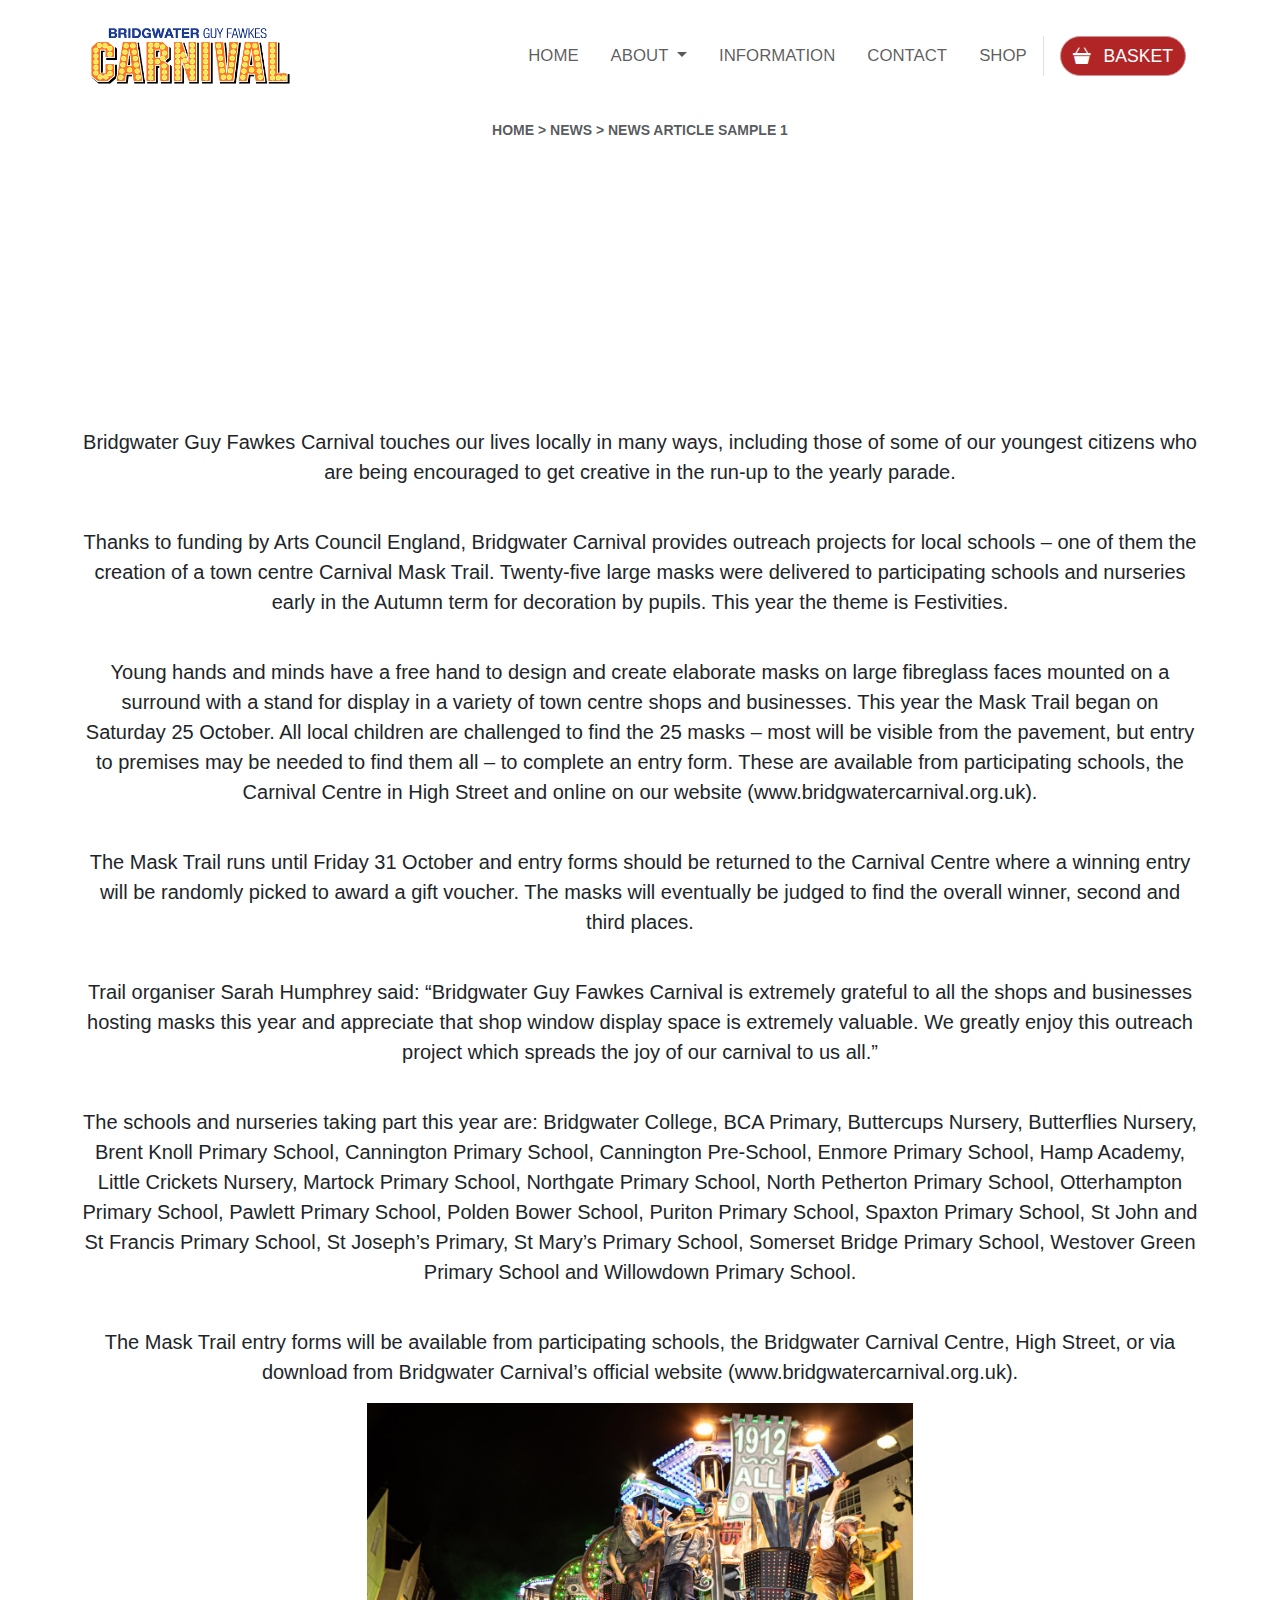
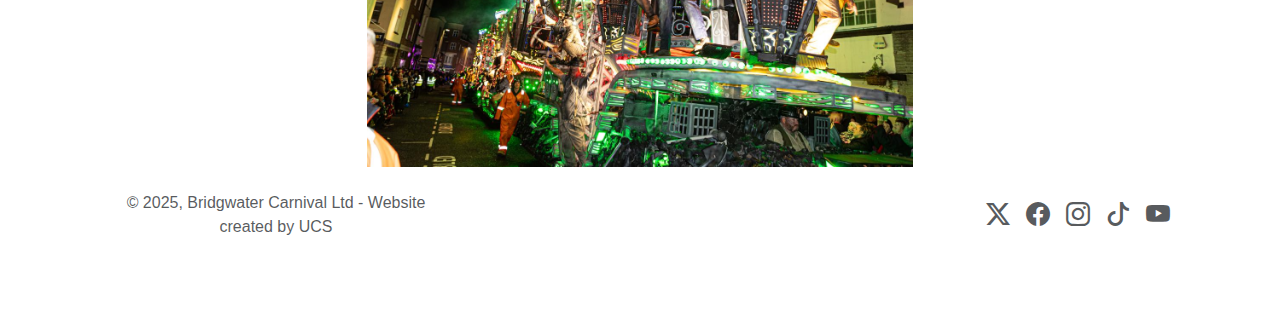
<file: news-article.html>
<!doctype html>
<html lang="en">

<head>
    <title>Page Not Found | Bridgwater Guy Fawkes Carnival</title>
    <!-- Required Bootstrap meta tags -->
    <meta charset="utf-8">
    <meta name="viewport" content="width=device-width, initial-scale=1, shrink-to-fit=no">

    <!-- Bootstrap CSS + Icons -->
    <link href="https://cdn.jsdelivr.net/npm/bootstrap@5.3.3/dist/css/bootstrap.min.css" rel="stylesheet"
        integrity="sha384-QWTKZyjpPEjISv5WaRU9OFeRpok6YctnYmDr5pNlyT2bRjXh0JMhjY6hW+ALEwIH" crossorigin="anonymous">
    <link rel="stylesheet" href="https://cdn.jsdelivr.net/npm/bootstrap-icons@1.11.3/font/bootstrap-icons.min.css">
    <!-- Custom CSS -->
    <link id="theme" href="assets/css/style.css" rel="stylesheet">
</head>

<body data-bs-theme="light">
    <div class="container">
        <!-- Navbar -->
        <nav class="navbar navbar-expand-lg navbar-light py-3">
            <div class="container-fluid px-1">
                <!-- Logo -->
                <a class="navbar-brand" href="index.html">
                    <img src="assets/images/PlaceholderNavLogo.png" alt="Bridgwater Guy Fawkes Carnival" height="70"
                        id="navBarLogo">
                </a>

                <!-- Mobile toggle -->
                <button class="navbar-toggler border-0 rounded-0" type="button" data-bs-toggle="collapse"
                    data-bs-target="#navbarNavAltMarkup" aria-controls="navbarNavAltMarkup" aria-expanded="false"
                    aria-label="Toggle navigation">
                    <span class="navbar-toggler-icon"></span>
                </button>

                <!-- Links -->
                <div class="collapse navbar-collapse justify-content-end" id="navbarNavAltMarkup">
                    <ul class="navbar-nav text-uppercase fw-semibold align-items-lg-center">
                        <li class="nav-item">
                            <a class="nav-link position-relative mx-2" href="index.html">
                                Home <span class="nav-underline"></span>
                            </a>
                        </li>

                        <li class="nav-item dropdown">
                            <a class="nav-link dropdown-toggle position-relative mx-2" href="about.html" role="button"
                                data-bs-toggle="dropdown" aria-expanded="false">
                                About <span class="nav-underline"></span>
                            </a>
                            <ul class="dropdown-menu rounded-0 border-0">
                                <li><a class="dropdown-item" href="#">Event</a></li>
                                <li><a class="dropdown-item" href="#">Committee</a></li>
                                <li><a class="dropdown-item" href="#">History</a></li>
                            </ul>
                        </li>

                        <li class="nav-item">
                            <a class="nav-link position-relative mx-2" href="information.html">
                                Information <span class="nav-underline"></span>
                            </a>
                        </li>
                        <li class="nav-item">
                            <a class="nav-link position-relative mx-2" href="contact.html">
                                Contact <span class="nav-underline"></span>
                            </a>
                        </li>
                        <li class="nav-item">
                            <a class="nav-link position-relative mx-2" href="shop.html">
                                Shop <span class="nav-underline"></span>
                            </a>
                        </li>
                        <!-- Basket button -->
                        <li class="nav-item border-start ps-2">
                            <a class="btn btn-primary rounded-pill position-relative mx-2" href="basket.html">
                                <i class="bi bi-basket3-fill me-2"></i>
                                Basket
                            </a>
                        </li>
                    </ul>
                </div>
            </div>
        </nav>
    </div>

    <!-- Bar under navbar -->
    <div class="section-background-offwhite text-muted py-2">
        <div class="container">
            <div class="d-flex justify-content-center align-items-center text-center">
                <small class="fw-semibold text-uppercase">
                    Home > News > News Article Sample 1
                </small>
            </div>
        </div>
    </div>

    <!-- Page header section -->
    <header class="section-background-blue text-white ">
        <div class="container py-5">
            <div class="row justify-content-center text-center">
                <div>
                    <h1 class="display-3 fw-semibold text-uppercase mb-3">
                        News Article Sample 1
                    </h1>
                    <p class="text-white">
                        News article sample 1 subheading - Date
                    </p>
                </div>
            </div>
        </div>
    </header>

    <!-- Main content starts here -->

    <!-- Text section -->
    <div class="py-5">
        <div class="container text-center">
            <p class="lead">
                Bridgwater Guy Fawkes Carnival touches our lives locally in many ways, including those of some of our
                youngest citizens who are being encouraged to get creative in the run-up to the yearly parade.
            </p>
            <br>
            <p class="lead">
                Thanks to funding by Arts Council England, Bridgwater Carnival provides outreach projects for local
                schools – one of them the creation of a town centre Carnival Mask Trail. Twenty-five large masks were
                delivered to participating schools and nurseries early in the Autumn term for decoration by pupils. This
                year the theme is Festivities.
            </p>
            <br>
            <p class="lead">
                Young hands and minds have a free hand to design and create elaborate masks on large fibreglass faces
                mounted on a surround with a stand for display in a variety of town centre shops and businesses. This
                year the Mask Trail began on Saturday 25 October. All local children are challenged to find the 25 masks
                – most will be visible from the pavement, but entry to premises may be needed to find them all – to
                complete an entry form. These are available from participating schools, the Carnival Centre in High
                Street and online on our website (www.bridgwatercarnival.org.uk).
            </p>
            <br>
            <p class="lead">
                The Mask Trail runs until Friday 31 October and entry forms should be returned to the Carnival Centre
                where a winning entry will be randomly picked to award a gift voucher. The masks will eventually be
                judged to find the overall winner, second and third places.
            </p>
            <br>
            <p class="lead">
                Trail organiser Sarah Humphrey said: “Bridgwater Guy Fawkes Carnival is extremely grateful to all
                the shops and businesses hosting masks this year and appreciate that shop window display space is
                extremely valuable. We greatly enjoy this outreach project which spreads the joy of our carnival to us
                all.”
            </p>
            <br>
            <p class="lead">
                The schools and nurseries taking part this year are: Bridgwater College, BCA Primary, Buttercups
                Nursery, Butterflies Nursery, Brent Knoll Primary School, Cannington Primary School, Cannington
                Pre-School, Enmore Primary School, Hamp Academy, Little Crickets Nursery, Martock Primary School,
                Northgate Primary School, North Petherton Primary School, Otterhampton Primary School, Pawlett Primary
                School, Polden Bower School, Puriton Primary School, Spaxton Primary School, St John and St Francis
                Primary School, St Joseph’s Primary, St Mary’s Primary School, Somerset Bridge Primary School, Westover
                Green Primary School and Willowdown Primary School.
            </p>
            <br>
            <p class="lead">
                The Mask Trail entry forms will be available from participating schools, the Bridgwater Carnival Centre,
                High Street, or via download from Bridgwater Carnival’s official website
                (www.bridgwatercarnival.org.uk).
            </p>

            <!-- Image for news section -->
            <div class="row align-items-center justify-content-center">
                <div class="col-md-6">
                    <img src="assets/images/Ramblers2025.jpg" alt="Mask Trail 2" class="img-fluid">
                </div>
            </div>

            <!-- Footer -->
            <div class="container">
                <footer class="d-flex flex-wrap justify-content-between align-items-center py-4">
                    <div class="col-md-4 d-flex align-items-center px-3">
                        <span class="mb-3 mb-md-0 text-body-secondary">© 2025, Bridgwater Carnival Ltd - Website created
                            by
                            UCS</span>
                    </div>
                    <ul class="nav col-md-4 justify-content-end list-unstyled d-flex px-3">
                        <li class="ms-3"><a class="text-body-secondary" href="https://x.com/BCarnival"><i
                                    class="bi bi-twitter-x fs-4"></i></a></li>
                        <li class="ms-3"><a class="text-body-secondary"
                                href="https://www.facebook.com/BridgwaterGuyFawkesCarnival/"><i
                                    class="bi bi-facebook fs-4"></i></a>
                        </li>
                        <li class="ms-3"><a class="text-body-secondary"
                                href="https://www.instagram.com/bridgwatercarnival/"><i
                                    class="bi bi-instagram fs-4"></i></a></li>
                        <li class="ms-3"><a class="text-body-secondary"
                                href="https://www.tiktok.com/@bridgwater_carnival"><i class="bi bi-tiktok fs-4"></i></a>
                        </li>
                        <li class="ms-3"><a class="text-body-secondary"
                                href="https://www.youtube.com/user/BGFCarnival/"><i class="bi bi-youtube fs-4"></i></a>
                        </li>
                    </ul>
                </footer>
            </div>


            <!-- Bootstrap JavaScript -->
            <script src="https://cdn.jsdelivr.net/npm/bootstrap@5.3.3/dist/js/bootstrap.bundle.min.js"
                integrity="sha384-YvpcrYf0tY3lHB60NNkmXc5s9fDVZLESaAA55NDzOxhy9GkcIdslK1eN7N6jIeHz"
                crossorigin="anonymous"></script>
            <!-- Custom JavaScript -->
            <script src="assets/js/main.js"></script>
</body>

</html>
</file>
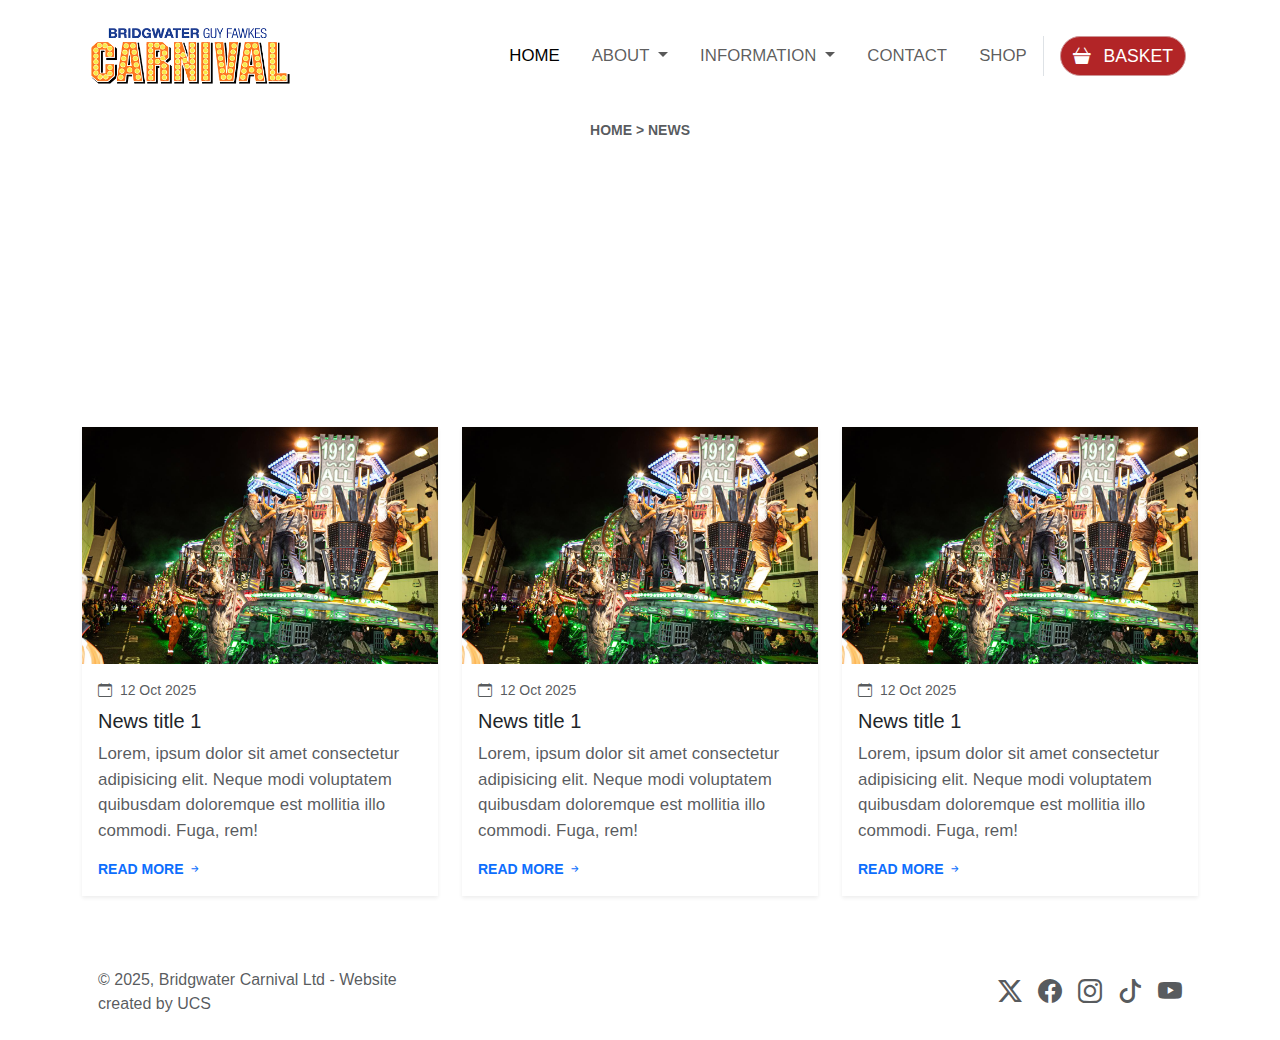
<file: news.html>
<!doctype html>
<html lang="en">

<head>
    <title>Page Not Found | Bridgwater Guy Fawkes Carnival</title>
    <!-- Required Bootstrap meta tags -->
    <meta charset="utf-8">
    <meta name="viewport" content="width=device-width, initial-scale=1, shrink-to-fit=no">

    <!-- Bootstrap CSS + Icons -->
    <link href="https://cdn.jsdelivr.net/npm/bootstrap@5.3.3/dist/css/bootstrap.min.css" rel="stylesheet"
        integrity="sha384-QWTKZyjpPEjISv5WaRU9OFeRpok6YctnYmDr5pNlyT2bRjXh0JMhjY6hW+ALEwIH" crossorigin="anonymous">
    <link rel="stylesheet" href="https://cdn.jsdelivr.net/npm/bootstrap-icons@1.11.3/font/bootstrap-icons.min.css">
    <!-- Custom CSS -->
    <link id="theme" href="assets/css/style.css" rel="stylesheet">
</head>

<body data-bs-theme="light">
    <div class="container">
        <!-- Navbar -->
        <nav class="navbar navbar-expand-lg navbar-light py-3">
            <div class="container-fluid px-1">
                <!-- Logo -->
                <a class="navbar-brand" href="index.html">
                    <img src="assets/images/PlaceholderNavLogo.png" alt="Bridgwater Guy Fawkes Carnival" height="70"
                        id="navBarLogo">
                </a>

                <!-- Mobile toggle -->
                <button class="navbar-toggler border-0 rounded-0" type="button" data-bs-toggle="collapse"
                    data-bs-target="#navbarNavAltMarkup" aria-controls="navbarNavAltMarkup" aria-expanded="false"
                    aria-label="Toggle navigation">
                    <span class="navbar-toggler-icon"></span>
                </button>

                <!-- Links -->
                <div class="collapse navbar-collapse justify-content-end" id="navbarNavAltMarkup">
                    <ul class="navbar-nav text-uppercase fw-semibold align-items-lg-center">
                        <li class="nav-item">
                            <a class="nav-link active position-relative mx-2" href="index.html">
                                Home <span class="nav-underline"></span>
                            </a>
                        </li>

                        <li class="nav-item dropdown">
                            <a class="nav-link dropdown-toggle position-relative mx-2" href="about.html" role="button"
                                data-bs-toggle="dropdown" aria-expanded="false">
                                About <span class="nav-underline"></span>
                            </a>
                            <ul class="dropdown-menu rounded-0 border-0">
                                <li><a class="dropdown-item" href="#">Event</a></li>
                                <li><a class="dropdown-item" href="#">Committee</a></li>
                                <li><a class="dropdown-item" href="#">History</a></li>
                            </ul>
                        </li>

                        <li class="nav-item dropdown">
                            <a class="nav-link dropdown-toggle position-relative mx-2" href="about.html" role="button"
                                data-bs-toggle="dropdown" aria-expanded="false">
                                Information <span class="nav-underline"></span>
                            </a>
                            <ul class="dropdown-menu rounded-0 border-0">
                                <li><a class="dropdown-item" href="#">FAQ's</a></li>
                                <li><a class="dropdown-item" href="#">Parking & Travel Updates</a></li>
                                <li><a class="dropdown-item" href="news.html">News</a></li>
                            </ul>
                        </li>
                        <li class="nav-item">
                            <a class="nav-link position-relative mx-2" href="contact.html">
                                Contact <span class="nav-underline"></span>
                            </a>
                        </li>
                        <li class="nav-item">
                            <a class="nav-link position-relative mx-2" href="shop.html">
                                Shop <span class="nav-underline"></span>
                            </a>
                        </li>
                        <!-- Basket button -->
                        <li class="nav-item border-start ps-2">
                            <a class="btn btn-primary rounded-pill position-relative mx-2" href="basket.html">
                                <i class="bi bi-basket3-fill me-2"></i>
                                Basket
                            </a>
                        </li>
                    </ul>
                </div>
            </div>
        </nav>
    </div>

    <!-- Bar under navbar -->
    <div class="section-background-offwhite text-muted py-2">
        <div class="container">
            <div class="d-flex justify-content-center align-items-center text-center">
                <small class="fw-semibold text-uppercase">
                    Home > News
                </small>
            </div>
        </div>
    </div>

    <!-- Page header section -->
    <header class="section-background-blue text-white ">
        <div class="container py-5">
            <div class="row justify-content-center text-center">
                <div>
                    <h1 class="display-3 fw-semibold text-uppercase mb-3">
                        News
                    </h1>
                    <p class="text-white">
                        Get the latest news and updates about Bridgwater Guy Fawkes Carnival.
                    </p>
                </div>
            </div>
        </div>
    </header>

    <!-- Main content starts here -->

    <!-- News box section -->
    <div class="py-5">
        <div class="container">

            <!-- News cards -->
            <div class="row g-4">

                <!-- Card 1 -->
                <div class="col-lg-4">
                    <div class="card h-100 border-0 shadow-sm rounded-0">

                        <img src="assets/images/Ramblers2025.jpg" class="card-img-top rounded-0" alt="...">

                        <div class="card-body d-flex flex-column">
                            <div class="d-flex justify-content-between align-items-center mb-2">
                                <span class="small text-muted">
                                    <i class="bi bi-calendar-event me-1"></i> 12 Oct 2025
                                </span>
                            </div>
                            <h3 class="h5 card-title mb-2">
                                <a href="news-article.html" class="stretched-link text-decoration-none text-body">
                                    News title 1
                                </a>
                            </h3>
                            <p class="text-muted mb-3">
                                Lorem, ipsum dolor sit amet consectetur adipisicing elit. Neque modi voluptatem
                                quibusdam doloremque est mollitia illo commodi. Fuga, rem!
                            </p>
                            <div
                                class="mt-auto small text-uppercase fw-semibold text-primary d-flex align-items-center">
                                Read more
                                <i class="bi bi-arrow-right-short ms-1"></i>
                            </div>
                        </div>
                    </div>
                </div>

                <!-- Card 2 -->
                <div class="col-lg-4">
                    <div class="card h-100 border-0 shadow-sm rounded-0">

                        <img src="assets/images/Ramblers2025.jpg" class="card-img-top rounded-0" alt="...">

                        <div class="card-body d-flex flex-column">
                            <div class="d-flex justify-content-between align-items-center mb-2">
                                <span class="small text-muted">
                                    <i class="bi bi-calendar-event me-1"></i> 12 Oct 2025
                                </span>
                            </div>
                            <h3 class="h5 card-title mb-2">
                                <a href="news-article.html" class="stretched-link text-decoration-none text-body">
                                    News title 1
                                </a>
                            </h3>
                            <p class="text-muted mb-3">
                                Lorem, ipsum dolor sit amet consectetur adipisicing elit. Neque modi voluptatem
                                quibusdam doloremque est mollitia illo commodi. Fuga, rem!
                            </p>
                            <div
                                class="mt-auto small text-uppercase fw-semibold text-primary d-flex align-items-center">
                                Read more
                                <i class="bi bi-arrow-right-short ms-1"></i>
                            </div>
                        </div>
                    </div>
                </div>

                <!-- Card 3 -->
                <div class="col-lg-4">
                    <div class="card h-100 border-0 shadow-sm rounded-0">

                        <img src="assets/images/Ramblers2025.jpg" class="card-img-top rounded-0" alt="...">

                        <div class="card-body d-flex flex-column">
                            <div class="d-flex justify-content-between align-items-center mb-2">
                                <span class="small text-muted">
                                    <i class="bi bi-calendar-event me-1"></i> 12 Oct 2025
                                </span>
                            </div>
                            <h3 class="h5 card-title mb-2">
                                <a href="news-article.html" class="stretched-link text-decoration-none text-body">
                                    News title 1
                                </a>
                            </h3>
                            <p class="text-muted mb-3">
                                Lorem, ipsum dolor sit amet consectetur adipisicing elit. Neque modi voluptatem
                                quibusdam doloremque est mollitia illo commodi. Fuga, rem!
                            </p>
                            <div
                                class="mt-auto small text-uppercase fw-semibold text-primary d-flex align-items-center">
                                Read more
                                <i class="bi bi-arrow-right-short ms-1"></i>
                            </div>
                        </div>
                    </div>
                </div>
            </div>
        </div>
    </div>

    <!-- Footer -->
    <div class="container">
        <footer class="d-flex flex-wrap justify-content-between align-items-center py-4">
            <div class="col-md-4 d-flex align-items-center px-3">
                <span class="mb-3 mb-md-0 text-body-secondary">© 2025, Bridgwater Carnival Ltd - Website created
                    by
                    UCS</span>
            </div>
            <ul class="nav col-md-4 justify-content-end list-unstyled d-flex px-3">
                <li class="ms-3"><a class="text-body-secondary" href="https://x.com/BCarnival"><i
                            class="bi bi-twitter-x fs-4"></i></a></li>
                <li class="ms-3"><a class="text-body-secondary"
                        href="https://www.facebook.com/BridgwaterGuyFawkesCarnival/"><i
                            class="bi bi-facebook fs-4"></i></a>
                </li>
                <li class="ms-3"><a class="text-body-secondary" href="https://www.instagram.com/bridgwatercarnival/"><i
                            class="bi bi-instagram fs-4"></i></a></li>
                <li class="ms-3"><a class="text-body-secondary" href="https://www.tiktok.com/@bridgwater_carnival"><i
                            class="bi bi-tiktok fs-4"></i></a>
                </li>
                <li class="ms-3"><a class="text-body-secondary" href="https://www.youtube.com/user/BGFCarnival/"><i
                            class="bi bi-youtube fs-4"></i></a>
                </li>
            </ul>
        </footer>
    </div>


    <!-- Bootstrap JavaScript -->
    <script src="https://cdn.jsdelivr.net/npm/bootstrap@5.3.3/dist/js/bootstrap.bundle.min.js"
        integrity="sha384-YvpcrYf0tY3lHB60NNkmXc5s9fDVZLESaAA55NDzOxhy9GkcIdslK1eN7N6jIeHz"
        crossorigin="anonymous"></script>
    <!-- Custom JavaScript -->
    <script src="assets/js/main.js"></script>
</body>

</html>
</file>
<file: assets/css/style.css>
/* Font styles */
body {
  font-family: 'Jost', sans-serif;
}

p {
  font-size: 1.06rem;
}

h1 {
  font-size: 4rem;
}

.h1hero {
  font-size: 5rem;
  text-shadow: .3vw .3vw 4px rgb(20, 20, 20);
  font-weight: 700;
}

@media (max-width: 768px) {
  .h1hero {
    font-size: 3.5rem;
  }
}

h2 {
  font-size: 2.7rem;
}

h4 {
  font-size: 1.7rem;
}

.text-secondary {
  font-size: 0.85rem;
}

/* Root (updates text from bootstrap etc.) */
:root {
  --bs-primary: #b22527 !important;
  --bs-primary-rgb: 178, 37, 39 !important;
}

/* Button styles */
.btn-primary {
  --bs-btn-bg: #b22527;
  --bs-btn-border-color: #ce9596;
  --bs-btn-hover-bg: #A51E1E;
  --bs-btn-hover-border-color: #A51E1E;
  --bs-btn-active-bg: #A51E1E;
  --bs-btn-active-border-color: #A51E1E;
  font-weight: 500;
  font-size: 1.1rem;

}

.btn-outline-primary {
  --bs-btn-color: #b22527;
  --bs-btn-border-color: #b22527;
  --bs-btn-hover-bg: #b22527;
  --bs-btn-hover-border-color: #b22527;
  --bs-btn-hover-color: #fff;
  --bs-btn-active-bg: #A51E1E;
  --bs-btn-active-border-color: #A51E1E;
  font-weight: 500;
  font-size: 1.1rem;
}

/* Navbar styles */
.nav-item {
  font-weight: 500;
  font-size: 1.05rem;
}



.dropdown-item {
  font-weight: 500;
}

/* Hero masthead styles */
.masthead {
  background-size: cover;
  min-height: 70vh;
  position: relative;
  color: white;
  display: flex;
  align-items: center;
}

.masthead-video {
  position: absolute;
  top: 50%;
  left: 50%;
  width: 100%;
  height: 100%;
  object-fit: cover;
  transform: translate(-50%, -50%);
  z-index: 1;
}

.masthead-overlay {
  position: absolute;
  inset: 0;
  background: rgba(0, 0, 0, 0.5);
  z-index: 2;
}

.masthead-content {
  position: relative;
  z-index: 3;
}

@media (max-width: 768px) {
  .masthead {
    min-height: 35vh;
  }
}
</file>
